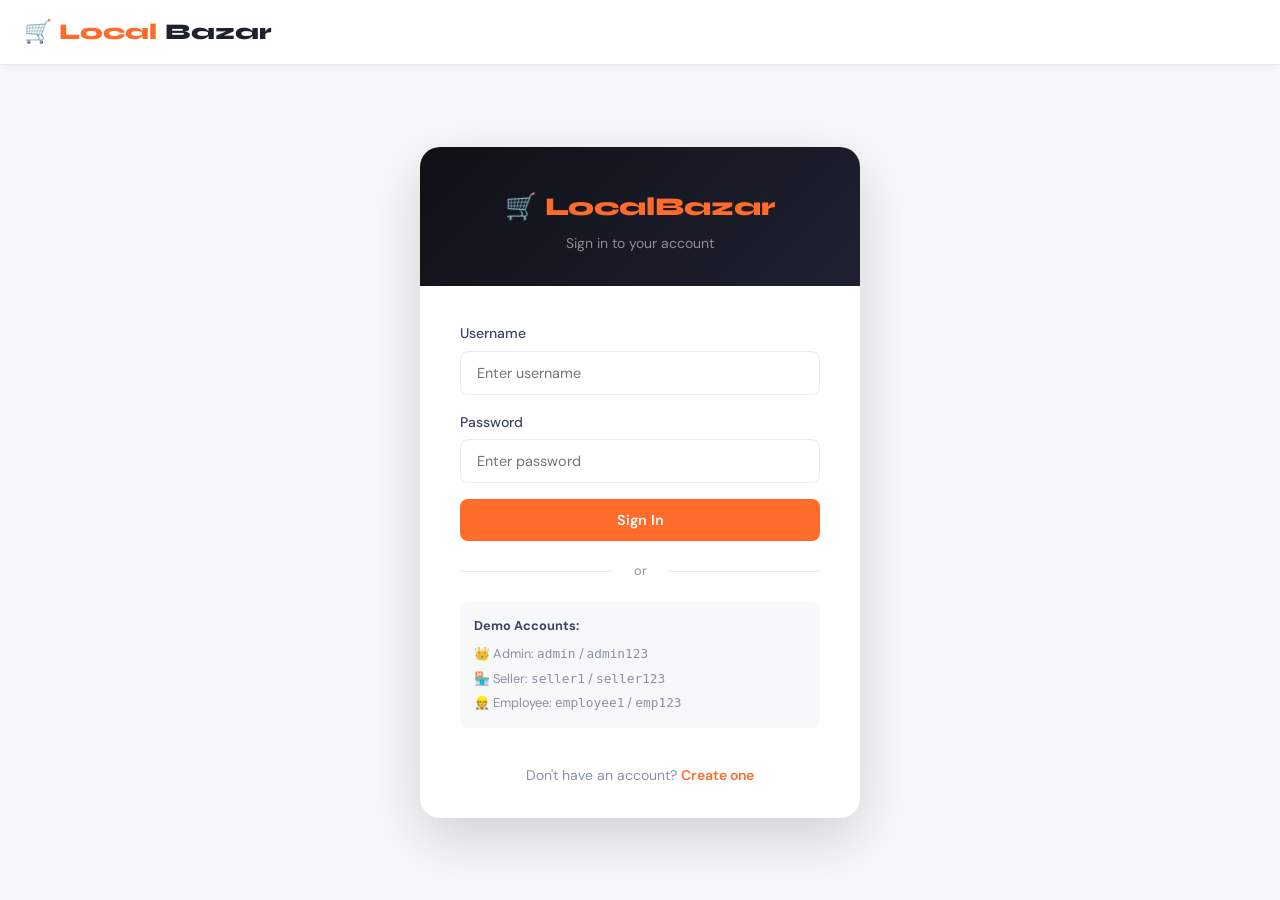
<file: frontend/pages/admin-dashboard.html>
<!DOCTYPE html>
<html lang="en">
<head>
<meta charset="UTF-8"><meta name="viewport" content="width=device-width,initial-scale=1.0">
<title>Admin Dashboard — Local Bazar</title>
<link rel="stylesheet" href="../assets/css/global.css">
<style>
.modal-overlay{position:fixed;inset:0;background:rgba(0,0,0,.5);display:flex;align-items:center;justify-content:center;z-index:500;opacity:0;pointer-events:none;transition:opacity .2s;}
.modal-overlay.open{opacity:1;pointer-events:all;}
.modal{background:#fff;border-radius:20px;width:90%;max-width:560px;max-height:90vh;overflow-y:auto;box-shadow:0 20px 60px rgba(0,0,0,.2);transform:translateY(20px);transition:transform .25s;}
.modal-overlay.open .modal{transform:translateY(0);}
.modal-header{padding:24px 24px 0;display:flex;align-items:center;justify-content:space-between;margin-bottom:20px;}
.modal-body{padding:0 24px 24px;}
.action-btn{padding:5px 12px;border-radius:6px;font-size:.75rem;font-weight:600;cursor:pointer;border:none;transition:all .15s;}
.action-btn-green{background:#D1FAE5;color:#065F46;} .action-btn-green:hover{background:#A7F3D0;}
.action-btn-red{background:#FEE2E2;color:#991B1B;} .action-btn-red:hover{background:#FECACA;}
.action-btn-blue{background:#DBEAFE;color:#1E40AF;} .action-btn-blue:hover{background:#BFDBFE;}
.action-btn-yellow{background:#FEF3C7;color:#92400E;} .action-btn-yellow:hover{background:#FDE68A;}
.role-badge{padding:3px 10px;border-radius:20px;font-size:.72rem;font-weight:700;text-transform:uppercase;}
.role-admin{background:#EDE9FE;color:#5B21B6;} .role-seller{background:#D1FAE5;color:#065F46;}
.role-employee{background:#DBEAFE;color:#1E40AF;} .role-customer{background:var(--surface);color:var(--muted);}
.section-tabs{display:flex;background:var(--surface);border-radius:var(--radius-sm);padding:4px;gap:4px;margin-bottom:24px;}
.section-tab{padding:8px 16px;border-radius:6px;font-size:.82rem;font-weight:600;cursor:pointer;color:var(--muted);transition:var(--trans);}
.section-tab.active{background:var(--white);color:var(--saffron);box-shadow:var(--shadow);}
</style>
</head>
<body>
<div class="dashboard-layout">
  <!-- Sidebar -->
  <aside class="sidebar">
    <div class="sidebar-logo">🛒 LocalBazar<span id="role-label">Admin Panel</span></div>
    <nav class="sidebar-nav">
      <div class="sidebar-section">
        <div class="sidebar-section-title">Dashboard</div>
        <button class="sidebar-link active" onclick="showTab('overview',this)"><span class="icon">📊</span> Overview</button>
      </div>
      <div class="sidebar-section">
        <div class="sidebar-section-title">Management</div>
        <button class="sidebar-link" onclick="showTab('users',this)" id="users-tab-btn"><span class="icon">👥</span> Users</button>
        <button class="sidebar-link" onclick="showTab('shops',this)"><span class="icon">🏪</span> Shops</button>
        <button class="sidebar-link" onclick="showTab('products',this)"><span class="icon">📦</span> Products</button>
        <button class="sidebar-link" onclick="showTab('reviews',this)"><span class="icon">⭐</span> Reviews</button>
      </div>
      <div class="sidebar-section">
        <div class="sidebar-section-title">Navigation</div>
        <a class="sidebar-link" href="../index.html"><span class="icon">🌐</span> View Site</a>
        <a class="sidebar-link" href="seller-dashboard.html"><span class="icon">🏪</span> Seller View</a>
        <button class="sidebar-link" onclick="Auth.logout()"><span class="icon">🚪</span> Logout</button>
      </div>
    </nav>
    <div class="sidebar-footer"><div style="font-size:.75rem;color:rgba(255,255,255,.3);" id="admin-info">Loading…</div></div>
  </aside>

  <!-- Main Content -->
  <main class="main-content">

    <!-- OVERVIEW -->
    <div id="tab-overview">
      <div class="page-header"><div class="page-title">Platform Overview</div><div class="page-subtitle">Real-time stats for Local Bazar</div></div>
      <div class="grid-4" style="margin-bottom:28px;" id="stats-grid">
        <div class="loading-center" style="grid-column:1/-1;"><div class="spinner"></div></div>
      </div>
      <div class="grid-2" style="gap:24px;">
        <div class="card" style="padding:24px;">
          <h3 style="font-family:'Syne',sans-serif;margin-bottom:16px;">📋 Quick Actions</h3>
          <div style="display:flex;flex-direction:column;gap:8px;">
            <button class="btn btn-primary btn-sm" onclick="showTab('shops',null);filterShops('pending')">⏳ Review Pending Shops</button>
            <button class="btn btn-outline btn-sm" onclick="showTab('reviews',null);loadReviews(true)">🚩 View Flagged Reviews</button>
            <button class="btn btn-ghost btn-sm" onclick="showTab('users',null)">👥 Manage Users</button>
          </div>
        </div>
        <div class="card" style="padding:24px;">
          <h3 style="font-family:'Syne',sans-serif;margin-bottom:16px;">🔐 Role Permissions</h3>
          <div style="font-size:.85rem;display:flex;flex-direction:column;gap:8px;">
            <div style="display:flex;justify-content:space-between;"><span><span class="role-badge role-admin">Admin</span></span><span style="color:var(--muted);">Full access</span></div>
            <div style="display:flex;justify-content:space-between;"><span><span class="role-badge role-employee">Employee</span></span><span style="color:var(--muted);">Shops & moderation</span></div>
            <div style="display:flex;justify-content:space-between;"><span><span class="role-badge role-seller">Seller</span></span><span style="color:var(--muted);">Own shops & products</span></div>
            <div style="display:flex;justify-content:space-between;"><span><span class="role-badge role-customer">Customer</span></span><span style="color:var(--muted);">Browse & review</span></div>
          </div>
        </div>
      </div>
    </div>

    <!-- USERS -->
    <div id="tab-users" style="display:none;">
      <div class="page-header flex-between">
        <div><div class="page-title">User Management</div><div class="page-subtitle">All registered users</div></div>
        <div style="display:flex;gap:8px;">
          <input type="text" id="user-search" class="form-control" style="width:200px;" placeholder="Search users…" oninput="searchUsers(this.value)">
          <select class="filter-select" id="role-filter" onchange="loadUsers()">
            <option value="">All Roles</option><option value="customer">Customers</option>
            <option value="seller">Sellers</option><option value="employee">Employees</option><option value="admin">Admins</option>
          </select>
        </div>
      </div>
      <div class="table-wrap">
        <table>
          <thead><tr><th>User</th><th>Email</th><th>Role</th><th>Status</th><th>Joined</th><th>Actions</th></tr></thead>
          <tbody id="users-tbody"><tr><td colspan="6" style="text-align:center;padding:32px;"><div class="spinner" style="margin:auto;"></div></td></tr></tbody>
        </table>
      </div>
    </div>

    <!-- SHOPS -->
    <div id="tab-shops" style="display:none;">
      <div class="page-header flex-between">
        <div><div class="page-title">Shop Management</div><div class="page-subtitle">Verify and manage all shops</div></div>
        <div style="display:flex;gap:8px;">
          <input type="text" id="shop-search" class="form-control" style="width:200px;" placeholder="Search shops…" oninput="searchShops(this.value)">
          <select class="filter-select" id="shop-status-filter" onchange="loadShops()">
            <option value="">All</option><option value="verified">Verified</option><option value="pending">Pending</option><option value="inactive">Inactive</option>
          </select>
        </div>
      </div>
      <div class="table-wrap">
        <table>
          <thead><tr><th>Shop</th><th>Owner</th><th>City</th><th>Products</th><th>Rating</th><th>Status</th><th>Actions</th></tr></thead>
          <tbody id="shops-tbody"><tr><td colspan="7" style="text-align:center;padding:32px;"><div class="spinner" style="margin:auto;"></div></td></tr></tbody>
        </table>
      </div>
    </div>

    <!-- PRODUCTS -->
    <div id="tab-products" style="display:none;">
      <div class="page-header"><div class="page-title">All Products</div><div class="page-subtitle">Monitor all product listings</div></div>
      <div class="table-wrap">
        <table>
          <thead><tr><th>Product</th><th>Shop</th><th>Price</th><th>Category</th><th>Stock</th><th>Actions</th></tr></thead>
          <tbody id="admin-products-tbody"><tr><td colspan="6" style="text-align:center;padding:32px;"><div class="spinner" style="margin:auto;"></div></td></tr></tbody>
        </table>
      </div>
    </div>

    <!-- REVIEWS -->
    <div id="tab-reviews" style="display:none;">
      <div class="page-header flex-between">
        <div><div class="page-title">Review Moderation</div><div class="page-subtitle">Manage customer reviews</div></div>
        <div style="display:flex;gap:8px;">
          <button class="btn btn-outline btn-sm" onclick="loadReviews(false)">All Reviews</button>
          <button class="btn btn-danger btn-sm" onclick="loadReviews(true)">🚩 Flagged Only</button>
        </div>
      </div>
      <div id="reviews-container"><div class="loading-center"><div class="spinner"></div></div></div>
    </div>

  </main>
</div>

<!-- Assign Employee Modal -->
<div class="modal-overlay" id="assign-modal">
  <div class="modal">
    <div class="modal-header"><div class="modal-title">Assign Employee to Shop</div><button class="modal-close" onclick="closeModal('assign-modal')">✕</button></div>
    <div class="modal-body">
      <input type="hidden" id="assign-shop-id">
      <div class="form-group">
        <label class="form-label">Select Employee</label>
        <select id="assign-user-id" class="form-control form-select"></select>
      </div>
      <button class="btn btn-primary" style="width:100%;justify-content:center;" onclick="assignEmployee()">Assign Employee</button>
    </div>
  </div>
</div>

<!-- Change Role Modal -->
<div class="modal-overlay" id="role-modal">
  <div class="modal">
    <div class="modal-header"><div class="modal-title">Change User Role</div><button class="modal-close" onclick="closeModal('role-modal')">✕</button></div>
    <div class="modal-body">
      <input type="hidden" id="role-user-id">
      <div class="form-group">
        <label class="form-label">New Role</label>
        <select id="new-role" class="form-control form-select">
          <option value="customer">Customer</option><option value="seller">Seller</option>
          <option value="employee">Employee</option><option value="admin">Admin</option>
        </select>
      </div>
      <button class="btn btn-primary" style="width:100%;justify-content:center;" onclick="changeRole()">Update Role</button>
    </div>
  </div>
</div>

<script src="../assets/js/config.js"></script>
<script>
const user=Auth.getUser();
if(!user||!['admin','employee'].includes(user.role)){window.location.href='login.html';}
document.getElementById('admin-info').textContent=user.username+' · '+user.role;
document.getElementById('role-label').textContent=user.role==='admin'?'Admin Panel':'Employee Panel';
// Hide user management for employees
if(user.role==='employee') document.getElementById('users-tab-btn').style.display='none';

let allUsers=[], allShops=[];

function showTab(name,btn){
  ['overview','users','shops','products','reviews'].forEach(t=>{const el=document.getElementById('tab-'+t);if(el)el.style.display='none';});
  document.getElementById('tab-'+name).style.display='block';
  document.querySelectorAll('.sidebar-link').forEach(b=>b.classList.remove('active'));
  if(btn) btn.classList.add('active');
  if(name==='overview') loadStats();
  if(name==='users') loadUsers();
  if(name==='shops') loadShops();
  if(name==='products') loadAdminProducts();
  if(name==='reviews') loadReviews(false);
}

async function loadStats(){
  const r=await apiCall('/admin/stats/');
  if(!r||!r.ok) return;
  const s=r.data;
  document.getElementById('stats-grid').innerHTML=`
    <div class="stat-card"><div class="stat-icon" style="background:#FFF0E8">👥</div><div><div class="stat-value">${s.total_users}</div><div class="stat-label">Total Users</div></div></div>
    <div class="stat-card"><div class="stat-icon" style="background:#E8F5F0">🏪</div><div><div class="stat-value">${s.total_shops}</div><div class="stat-label">Shops <span style="color:var(--warning);font-size:.7rem;">(${s.pending_shops} pending)</span></div></div></div>
    <div class="stat-card"><div class="stat-icon" style="background:#DBEAFE">📦</div><div><div class="stat-value">${s.total_products}</div><div class="stat-label">Products</div></div></div>
    <div class="stat-card"><div class="stat-icon" style="background:#FEF3C7">⭐</div><div><div class="stat-value">${s.total_reviews}</div><div class="stat-label">Reviews <span style="color:var(--danger);font-size:.7rem;">(${s.flagged_reviews} flagged)</span></div></div></div>
    <div class="stat-card"><div class="stat-icon" style="background:#EDE9FE">🏪</div><div><div class="stat-value">${s.total_sellers}</div><div class="stat-label">Sellers</div></div></div>
    <div class="stat-card"><div class="stat-icon" style="background:#D1FAE5">👷</div><div><div class="stat-value">${s.total_employees}</div><div class="stat-label">Employees</div></div></div>
    <div class="stat-card"><div class="stat-icon" style="background:#FEF3C7">✅</div><div><div class="stat-value">${s.verified_shops}</div><div class="stat-label">Verified Shops</div></div></div>
    <div class="stat-card"><div class="stat-icon" style="background:#FEE2E2">🆕</div><div><div class="stat-value">${s.new_users_30d}</div><div class="stat-label">New Users (30d)</div></div></div>
  `;
}

async function loadUsers(){
  const role=document.getElementById('role-filter')?.value||'';
  let url='/admin/users/?';
  if(role) url+=`role=${role}&`;
  const r=await apiCall(url);
  if(!r||!r.ok) return;
  allUsers=r.data.results||r.data;
  renderUsersTable(allUsers);
}

function searchUsers(q){
  if(!q) renderUsersTable(allUsers);
  else renderUsersTable(allUsers.filter(u=>u.username.toLowerCase().includes(q.toLowerCase())||u.email.toLowerCase().includes(q.toLowerCase())));
}

function renderUsersTable(users){
  if(!users.length){ document.getElementById('users-tbody').innerHTML='<tr><td colspan="6" style="text-align:center;padding:24px;color:var(--muted)">No users found</td></tr>'; return; }
  document.getElementById('users-tbody').innerHTML=users.map(u=>`
    <tr>
      <td><div style="font-weight:600;">${u.username}</div><div style="font-size:.75rem;color:var(--muted);">#${u.id}</div></td>
      <td style="font-size:.85rem;">${u.email}</td>
      <td><span class="role-badge role-${u.role}">${u.role}</span></td>
      <td><span class="badge ${u.is_active?'badge-green':'badge-red'}">${u.is_active?'Active':'Inactive'}</span></td>
      <td style="font-size:.8rem;color:var(--muted);">${new Date(u.created_at).toLocaleDateString()}</td>
      <td>
        <div style="display:flex;gap:4px;flex-wrap:wrap;">
          ${u.is_active?`<button class="action-btn action-btn-red" onclick="userAction(${u.id},'deactivate')">Deactivate</button>`:`<button class="action-btn action-btn-green" onclick="userAction(${u.id},'activate')">Activate</button>`}
          ${!u.is_verified?`<button class="action-btn action-btn-green" onclick="userAction(${u.id},'verify')">Verify</button>`:''}
          <button class="action-btn action-btn-blue" onclick="openRoleModal(${u.id})">Role</button>
        </div>
      </td>
    </tr>`).join('');
}

async function userAction(id,action){
  const r=await apiCall(`/admin/users/${id}/action/`,'PATCH',{action});
  if(!r||!r.ok){showToast('Action failed','error');return;}
  showToast('User updated!'); loadUsers();
}

function openRoleModal(id){ document.getElementById('role-user-id').value=id; document.getElementById('role-modal').classList.add('open'); }
async function changeRole(){
  const id=document.getElementById('role-user-id').value;
  const role=document.getElementById('new-role').value;
  const r=await apiCall(`/admin/users/${id}/action/`,'PATCH',{action:'change_role',role});
  if(!r||!r.ok){showToast('Failed','error');return;}
  showToast('Role updated!'); closeModal('role-modal'); loadUsers();
}

async function loadShops(){
  const status=document.getElementById('shop-status-filter')?.value||'';
  let url='/admin/shops/?';
  if(status) url+=`status=${status}&`;
  const r=await apiCall(url);
  if(!r||!r.ok) return;
  allShops=r.data.results||r.data;
  renderShopsTable(allShops);
}

function filterShops(status){ document.getElementById('shop-status-filter').value=status; loadShops(); showTab('shops',null); }

function searchShops(q){
  if(!q) renderShopsTable(allShops);
  else renderShopsTable(allShops.filter(s=>s.name.toLowerCase().includes(q.toLowerCase())));
}

function renderShopsTable(shops){
  if(!shops.length){ document.getElementById('shops-tbody').innerHTML='<tr><td colspan="7" style="text-align:center;padding:24px;color:var(--muted)">No shops found</td></tr>'; return; }
  document.getElementById('shops-tbody').innerHTML=shops.map(s=>`
    <tr>
      <td><div style="font-weight:600;">${s.name}</div><div style="font-size:.75rem;color:var(--muted);">📍 ${s.city}</div></td>
      <td style="font-size:.85rem;">${s.owner_name}</td>
      <td style="font-size:.85rem;">${s.city}</td>
      <td style="text-align:center;">${s.product_count||0}</td>
      <td>${'★'.repeat(Math.round(s.avg_rating||0))} ${s.avg_rating||0}</td>
      <td>
        <span class="badge ${s.is_active?(s.is_verified?'badge-green':'badge-yellow'):'badge-red'}">
          ${s.is_active?(s.is_verified?'Verified':'Pending'):'Inactive'}
        </span>
      </td>
      <td>
        <div style="display:flex;gap:4px;flex-wrap:wrap;">
          ${!s.is_verified?`<button class="action-btn action-btn-green" onclick="shopAction(${s.id},'verify')">✓ Verify</button>`:`<button class="action-btn action-btn-yellow" onclick="shopAction(${s.id},'unverify')">Unverify</button>`}
          ${s.is_active?`<button class="action-btn action-btn-red" onclick="shopAction(${s.id},'deactivate')">Deactivate</button>`:`<button class="action-btn action-btn-green" onclick="shopAction(${s.id},'activate')">Activate</button>`}
          <button class="action-btn action-btn-blue" onclick="openAssignModal(${s.id})">Employee</button>
          <a href="shop.html?id=${s.id}" class="action-btn action-btn-blue">View</a>
        </div>
      </td>
    </tr>`).join('');
}

async function shopAction(id,action){
  const r=await apiCall(`/admin/shops/${id}/action/`,'PATCH',{action});
  if(!r||!r.ok){showToast('Action failed','error');return;}
  showToast('Shop updated!'); loadShops();
}

async function openAssignModal(shopId){
  document.getElementById('assign-shop-id').value=shopId;
  const r=await apiCall('/admin/users/?role=employee');
  if(r&&r.ok){
    const emps=r.data.results||r.data;
    document.getElementById('assign-user-id').innerHTML=emps.length?
      emps.map(e=>`<option value="${e.id}">${e.username} (${e.email})</option>`).join(''):
      '<option>No employees found</option>';
  }
  // Also show all users as possible employees
  const allR=await apiCall('/admin/users/');
  if(allR&&allR.ok){
    const all=allR.data.results||allR.data;
    document.getElementById('assign-user-id').innerHTML=all.map(u=>`<option value="${u.id}">${u.username} — ${u.role}</option>`).join('');
  }
  document.getElementById('assign-modal').classList.add('open');
}

async function assignEmployee(){
  const shopId=document.getElementById('assign-shop-id').value;
  const userId=document.getElementById('assign-user-id').value;
  const r=await apiCall(`/admin/shops/${shopId}/assign-employee/`,'POST',{user_id:userId});
  if(!r||!r.ok){showToast('Failed','error');return;}
  showToast('Employee assigned! 👷'); closeModal('assign-modal');
}

async function loadAdminProducts(){
  const r=await apiCall('/seller/products/');
  if(!r||!r.ok) return;
  const products=r.data.results||r.data;
  document.getElementById('admin-products-tbody').innerHTML=products.length?products.map(p=>`
    <tr>
      <td><div style="font-weight:600;">${p.name}</div></td>
      <td>${p.shop_name||'—'}</td>
      <td style="font-weight:600;color:var(--saffron);">${formatPrice(p.price)}</td>
      <td><span class="badge badge-gray">${p.category_name||'—'}</span></td>
      <td><span class="badge-stock ${p.in_stock?'in':'out'}">${p.in_stock?'In Stock':'Out'}</span></td>
      <td><button class="action-btn action-btn-red" onclick="deleteProduct(${p.id})">Delete</button></td>
    </tr>`).join(''):
    '<tr><td colspan="6" style="text-align:center;padding:24px;color:var(--muted)">No products</td></tr>';
}

async function deleteProduct(id){
  if(!confirm('Delete this product?')) return;
  await apiCall(`/seller/products/${id}/`,'DELETE');
  showToast('Deleted'); loadAdminProducts();
}

async function loadReviews(flaggedOnly=false){
  const url='/admin/reviews/?'+(flaggedOnly?'flagged=true':'');
  const r=await apiCall(url);
  if(!r||!r.ok) return;
  const reviews=r.data.results||r.data;
  document.getElementById('reviews-container').innerHTML=reviews.length?
    `<div style="display:flex;flex-direction:column;gap:12px;">${reviews.map(rv=>`
      <div style="background:#fff;border:1px solid ${rv.is_flagged?'#FCA5A5':'var(--border)'};border-radius:var(--radius);padding:16px;">
        <div style="display:flex;justify-content:space-between;align-items:start;margin-bottom:8px;">
          <div>
            <strong>${rv.username}</strong> <span style="color:var(--muted);font-size:.8rem;">on shop #${rv.shop}</span>
            ${rv.is_flagged?'<span class="badge badge-red" style="margin-left:8px;">🚩 Flagged</span>':''}
          </div>
          <div>${'★'.repeat(rv.rating)}</div>
        </div>
        <p style="font-size:.875rem;color:var(--slate);margin-bottom:10px;">${rv.comment}</p>
        <div style="display:flex;gap:8px;">
          <button class="action-btn action-btn-red" onclick="deleteReview(${rv.id})">🗑 Delete</button>
          <button class="action-btn ${rv.is_flagged?'action-btn-green':'action-btn-yellow'}" onclick="toggleFlag(${rv.id})">${rv.is_flagged?'✓ Unflag':'🚩 Flag'}</button>
        </div>
      </div>`).join('')}</div>`:
    '<div class="empty-state"><div class="icon">⭐</div><h3>No reviews</h3></div>';
}

async function deleteReview(id){
  if(!confirm('Delete this review?')) return;
  await apiCall(`/admin/reviews/${id}/`,'DELETE');
  showToast('Review deleted'); loadReviews();
}

async function toggleFlag(id){
  await apiCall(`/admin/reviews/${id}/`,'PATCH');
  showToast('Updated'); loadReviews();
}

function closeModal(id){ document.getElementById(id).classList.remove('open'); }
document.querySelectorAll('.modal-overlay').forEach(m=>m.addEventListener('click',e=>{if(e.target===m)m.classList.remove('open');}));

loadStats();
</script>
</body>
</html>
</file>
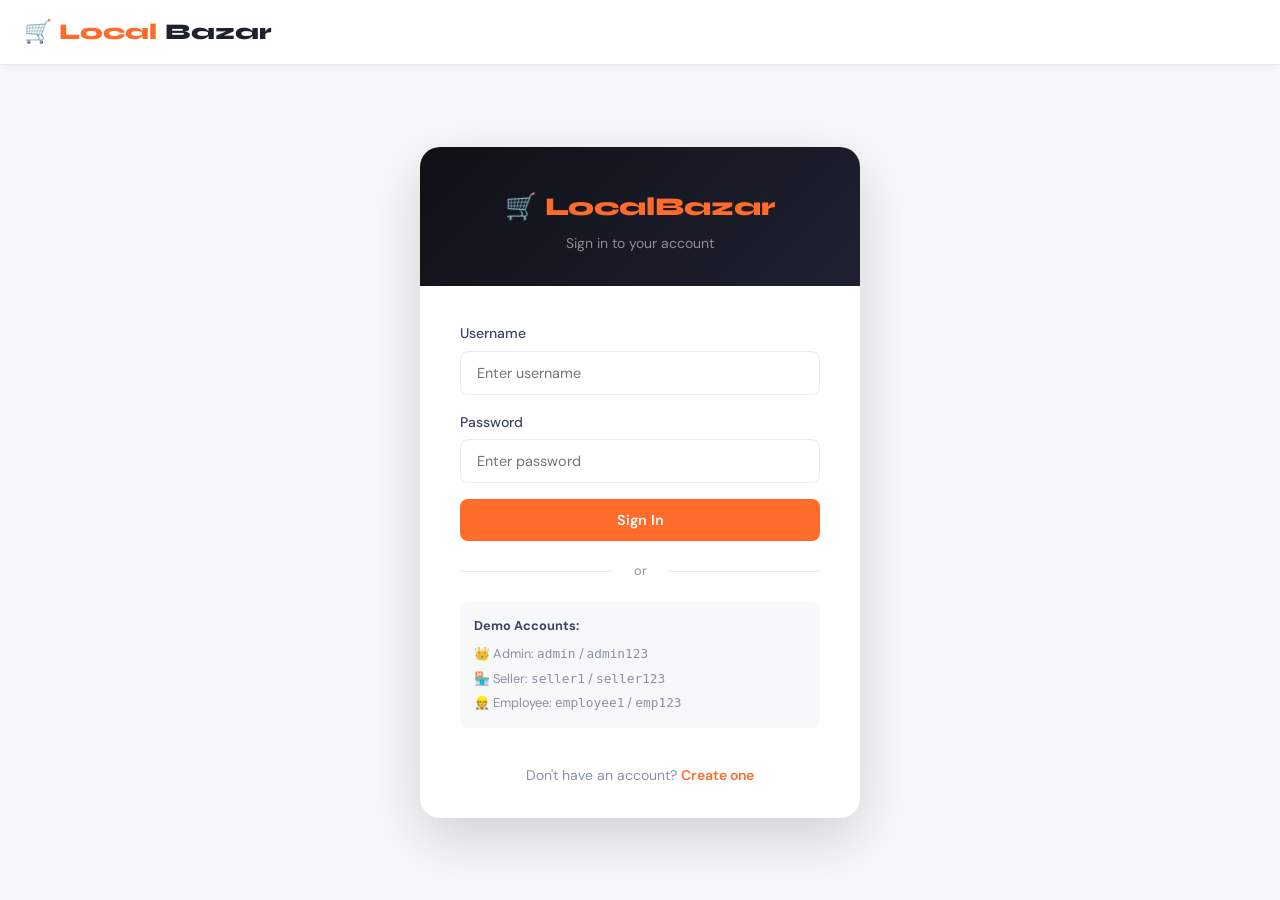
<file: frontend/pages/login.html>
<!DOCTYPE html>
<html lang="en">
<head>
<meta charset="UTF-8"><meta name="viewport" content="width=device-width,initial-scale=1.0">
<title>Sign In — Local Bazar</title>
<link rel="stylesheet" href="../assets/css/global.css">
<style>
body{background:var(--surface);display:flex;flex-direction:column;min-height:100vh;}
.auth-wrap{flex:1;display:flex;align-items:center;justify-content:center;padding:40px 16px;}
.auth-card{background:var(--white);border-radius:var(--radius-lg);box-shadow:var(--shadow-lg);width:100%;max-width:440px;overflow:hidden;}
.auth-header{background:linear-gradient(135deg,#0F1117,#1E2230);padding:40px 40px 32px;text-align:center;}
.auth-logo{font-family:'Syne',sans-serif;font-size:1.6rem;font-weight:800;color:var(--saffron);margin-bottom:4px;}
.auth-header p{color:rgba(255,255,255,.5);font-size:.875rem;}
.auth-body{padding:36px 40px;}
.auth-footer{text-align:center;padding:0 40px 32px;font-size:.875rem;color:var(--muted);}
.auth-footer a{color:var(--saffron);font-weight:600;}
.divider{text-align:center;color:var(--muted);font-size:.8rem;margin:20px 0;position:relative;}
.divider::before,.divider::after{content:'';position:absolute;top:50%;width:42%;height:1px;background:var(--border);}
.divider::before{left:0;} .divider::after{right:0;}
.role-tabs{display:flex;background:var(--surface);border-radius:var(--radius-sm);padding:4px;margin-bottom:24px;gap:4px;}
.role-tab{flex:1;padding:8px;border-radius:6px;font-size:.8rem;font-weight:600;text-align:center;cursor:pointer;color:var(--muted);transition:var(--trans);}
.role-tab.active{background:var(--white);color:var(--saffron);box-shadow:var(--shadow);}
</style>
</head>
<body>
<nav class="navbar"><div class="navbar-inner"><a href="../index.html" class="navbar-logo">🛒 Local<span>Bazar</span></a></div></nav>

<div class="auth-wrap">
  <div class="auth-card">
    <div class="auth-header">
      <div class="auth-logo">🛒 LocalBazar</div>
      <p>Sign in to your account</p>
    </div>
    <div class="auth-body">
      <div id="error-msg" style="display:none;background:#FEE2E2;color:#991B1B;padding:12px 16px;border-radius:var(--radius-sm);margin-bottom:16px;font-size:.875rem;"></div>
      <div class="form-group">
        <label class="form-label">Username</label>
        <input type="text" id="username" class="form-control" placeholder="Enter username" autocomplete="username">
      </div>
      <div class="form-group">
        <label class="form-label">Password</label>
        <input type="password" id="password" class="form-control" placeholder="Enter password" autocomplete="current-password" onkeydown="if(event.key==='Enter')login()">
      </div>
      <button class="btn btn-primary" style="width:100%;justify-content:center;border-radius:var(--radius-sm);" id="login-btn" onclick="login()">Sign In</button>
      <div class="divider">or</div>
      <div style="background:var(--surface);border-radius:var(--radius-sm);padding:14px;font-size:.8rem;color:var(--muted);">
        <strong style="color:var(--slate);display:block;margin-bottom:8px;">Demo Accounts:</strong>
        <div style="display:grid;gap:4px;">
          <span>👑 Admin: <code>admin</code> / <code>admin123</code></span>
          <span>🏪 Seller: <code>seller1</code> / <code>seller123</code></span>
          <span>👷 Employee: <code>employee1</code> / <code>emp123</code></span>
        </div>
      </div>
    </div>
    <div class="auth-footer">
      Don't have an account? <a href="register.html">Create one</a>
    </div>
  </div>
</div>

<script src="../assets/js/config.js"></script>
<script>
if(Auth.isLoggedIn()){
  const user=Auth.getUser();
  if(['admin','employee'].includes(user.role)) window.location.href='admin-dashboard.html';
  else if(user.role==='seller') window.location.href='seller-dashboard.html';
  else window.location.href='../index.html';
}

async function login(){
  const username=document.getElementById('username').value.trim();
  const password=document.getElementById('password').value;
  if(!username||!password){showErr('Please fill all fields');return;}
  const btn=document.getElementById('login-btn');
  btn.disabled=true; btn.textContent='Signing in…';
  const r=await apiCall('/auth/login/','POST',{username,password});
  btn.disabled=false; btn.textContent='Sign In';
  if(!r||!r.ok){showErr(r?.data?.detail||'Invalid credentials');return;}
  // Fetch profile
  const tmp_token=r.data.access;
  const headers={'Authorization':`Bearer ${tmp_token}`,'Content-Type':'application/json'};
  const prof=await fetch(CONFIG.API_BASE+'/auth/profile/',{headers}).then(x=>x.json()).catch(()=>null);
  Auth.setAuth(r.data.access,r.data.refresh,prof||{username,role:'customer'});
  const user=prof||{role:'customer'};
  if(['admin','employee'].includes(user.role)) window.location.href='admin-dashboard.html';
  else if(user.role==='seller') window.location.href='seller-dashboard.html';
  else window.location.href='../index.html';
}

function showErr(msg){const e=document.getElementById('error-msg');e.textContent=msg;e.style.display='block';}
</script>
</body>
</html>
</file>
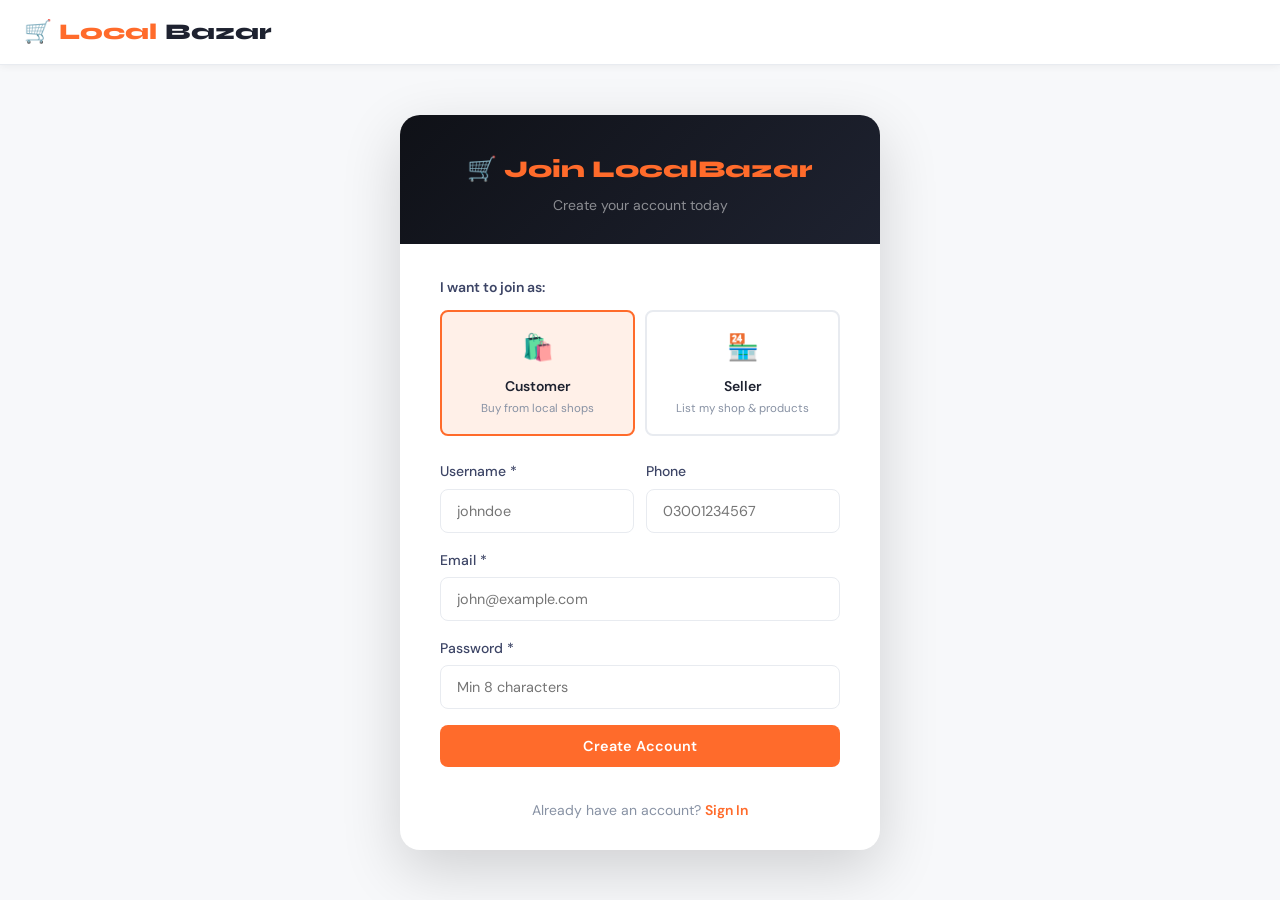
<file: frontend/pages/register.html>
<!DOCTYPE html>
<html lang="en">
<head>
<meta charset="UTF-8"><meta name="viewport" content="width=device-width,initial-scale=1.0">
<title>Register — Local Bazar</title>
<link rel="stylesheet" href="../assets/css/global.css">
<style>
body{background:var(--surface);display:flex;flex-direction:column;min-height:100vh;}
.auth-wrap{flex:1;display:flex;align-items:center;justify-content:center;padding:40px 16px;}
.auth-card{background:var(--white);border-radius:var(--radius-lg);box-shadow:var(--shadow-lg);width:100%;max-width:480px;overflow:hidden;}
.auth-header{background:linear-gradient(135deg,#0F1117,#1E2230);padding:36px 40px 28px;text-align:center;}
.auth-logo{font-family:'Syne',sans-serif;font-size:1.5rem;font-weight:800;color:var(--saffron);margin-bottom:4px;}
.auth-header p{color:rgba(255,255,255,.5);font-size:.875rem;}
.auth-body{padding:32px 40px;}
.auth-footer{text-align:center;padding:0 40px 28px;font-size:.875rem;color:var(--muted);}
.auth-footer a{color:var(--saffron);font-weight:600;}
.role-picker{display:grid;grid-template-columns:1fr 1fr;gap:10px;margin-bottom:24px;}
.role-option{border:2px solid var(--border);border-radius:var(--radius-sm);padding:16px;text-align:center;cursor:pointer;transition:var(--trans);}
.role-option:hover,.role-option.selected{border-color:var(--saffron);background:var(--saffron-pale);}
.role-option .role-ico{font-size:1.6rem;margin-bottom:6px;}
.role-option .role-name{font-weight:600;font-size:.875rem;color:var(--ink);}
.role-option .role-desc{font-size:.72rem;color:var(--muted);margin-top:2px;}
</style>
</head>
<body>
<nav class="navbar"><div class="navbar-inner"><a href="../index.html" class="navbar-logo">🛒 Local<span>Bazar</span></a></div></nav>
<div class="auth-wrap">
  <div class="auth-card">
    <div class="auth-header">
      <div class="auth-logo">🛒 Join LocalBazar</div>
      <p>Create your account today</p>
    </div>
    <div class="auth-body">
      <div id="error-msg" style="display:none;background:#FEE2E2;color:#991B1B;padding:12px 16px;border-radius:var(--radius-sm);margin-bottom:16px;font-size:.875rem;"></div>
      <p style="font-size:.875rem;font-weight:600;color:var(--slate);margin-bottom:12px;">I want to join as:</p>
      <div class="role-picker">
        <div class="role-option selected" data-role="customer" onclick="selectRole(this)">
          <div class="role-ico">🛍️</div><div class="role-name">Customer</div><div class="role-desc">Buy from local shops</div>
        </div>
        <div class="role-option" data-role="seller" onclick="selectRole(this)">
          <div class="role-ico">🏪</div><div class="role-name">Seller</div><div class="role-desc">List my shop & products</div>
        </div>
      </div>
      <div class="grid-2" style="gap:12px;">
        <div class="form-group"><label class="form-label">Username *</label><input type="text" id="username" class="form-control" placeholder="johndoe"></div>
        <div class="form-group"><label class="form-label">Phone</label><input type="tel" id="phone" class="form-control" placeholder="03001234567"></div>
      </div>
      <div class="form-group"><label class="form-label">Email *</label><input type="email" id="email" class="form-control" placeholder="john@example.com"></div>
      <div class="form-group"><label class="form-label">Password *</label><input type="password" id="password" class="form-control" placeholder="Min 8 characters"></div>
      <button class="btn btn-primary" style="width:100%;justify-content:center;border-radius:var(--radius-sm);" id="reg-btn" onclick="register()">Create Account</button>
    </div>
    <div class="auth-footer">Already have an account? <a href="login.html">Sign In</a></div>
  </div>
</div>
<script src="../assets/js/config.js"></script>
<script>
let selectedRole='customer';
function selectRole(el){
  document.querySelectorAll('.role-option').forEach(x=>x.classList.remove('selected'));
  el.classList.add('selected'); selectedRole=el.dataset.role;
}
async function register(){
  const username=document.getElementById('username').value.trim();
  const email=document.getElementById('email').value.trim();
  const password=document.getElementById('password').value;
  const phone=document.getElementById('phone').value.trim();
  if(!username||!email||!password){showErr('Please fill required fields');return;}
  if(password.length<8){showErr('Password must be at least 8 characters');return;}
  const btn=document.getElementById('reg-btn');
  btn.disabled=true; btn.textContent='Creating account…';
  const r=await apiCall('/auth/register/','POST',{username,email,password,role:selectedRole,phone});
  btn.disabled=false; btn.textContent='Create Account';
  if(!r||!r.ok){
    const errs=r?.data;
    const msg=typeof errs==='object'?Object.values(errs).flat().join(' '):errs?.detail||'Registration failed';
    showErr(msg); return;
  }
  Auth.setAuth(r.data.access,r.data.refresh,r.data.user);
  showToast('Account created! Welcome to LocalBazar 🎉');
  setTimeout(()=>{ window.location.href=r.data.user.role==='seller'?'seller-dashboard.html':'../index.html'; },800);
}
function showErr(msg){const e=document.getElementById('error-msg');e.textContent=msg;e.style.display='block';}
</script>
</body>
</html>
</file>
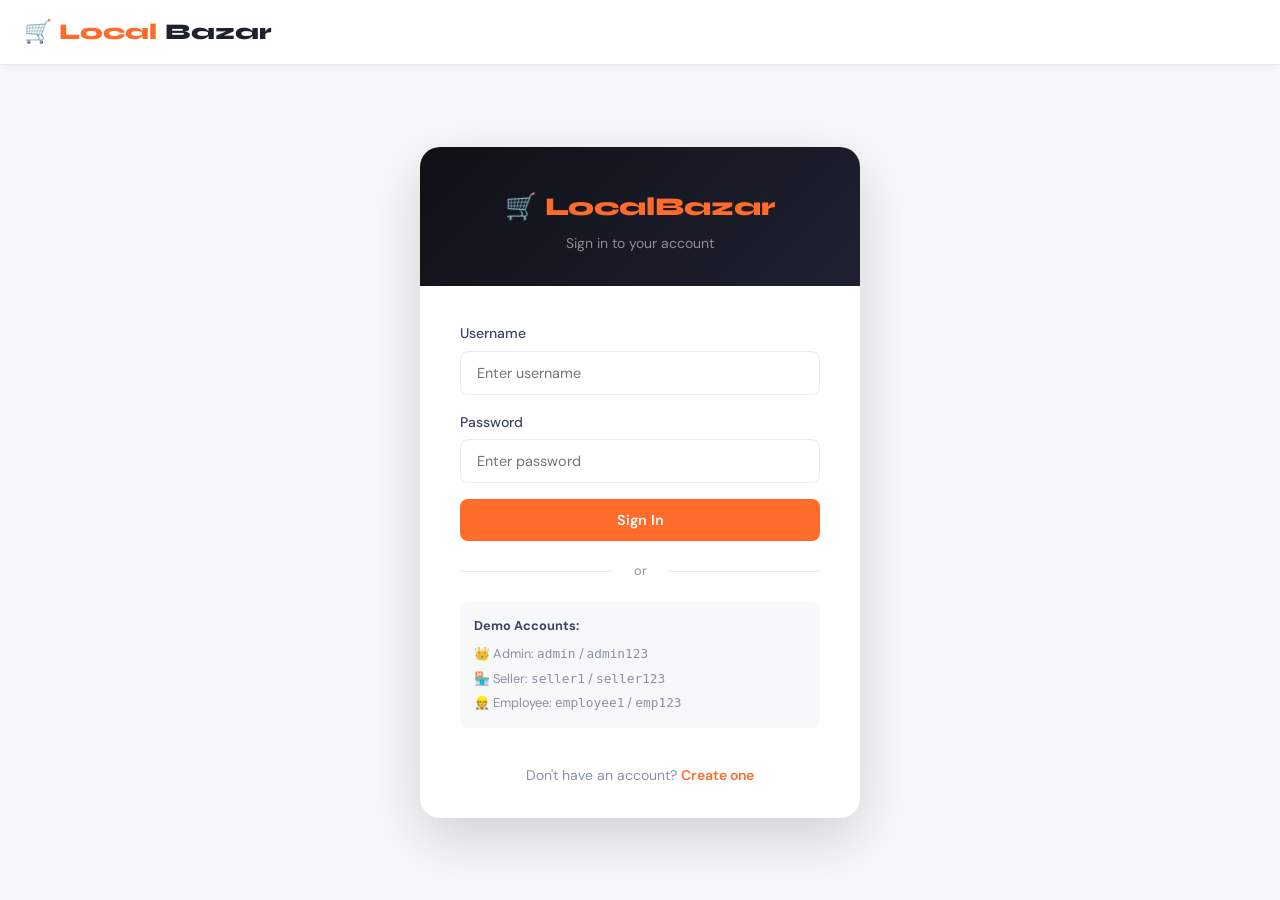
<file: frontend/pages/seller-dashboard.html>
<!DOCTYPE html>
<html lang="en">
<head>
<meta charset="UTF-8"><meta name="viewport" content="width=device-width,initial-scale=1.0">
<title>Seller Dashboard — Local Bazar</title>
<link rel="stylesheet" href="../assets/css/global.css">
<style>
.modal-overlay{position:fixed;inset:0;background:rgba(0,0,0,.5);display:flex;align-items:center;justify-content:center;z-index:500;opacity:0;pointer-events:none;transition:opacity .2s;}
.modal-overlay.open{opacity:1;pointer-events:all;}
.modal{background:#fff;border-radius:20px;width:90%;max-width:540px;max-height:90vh;overflow-y:auto;box-shadow:0 20px 60px rgba(0,0,0,.2);transform:translateY(20px);transition:transform .25s;}
.modal-overlay.open .modal{transform:translateY(0);}
.modal-header{padding:24px 24px 0;display:flex;align-items:center;justify-content:space-between;margin-bottom:20px;}
.modal-body{padding:0 24px 24px;}
</style>
</head>
<body>
<div class="dashboard-layout">
  <!-- Sidebar -->
  <aside class="sidebar">
    <div class="sidebar-logo">🛒 LocalBazar<span>Seller Dashboard</span></div>
    <nav class="sidebar-nav">
      <div class="sidebar-section">
        <div class="sidebar-section-title">Main</div>
        <button class="sidebar-link active" onclick="showTab('overview',this)"><span class="icon">📊</span> Overview</button>
        <button class="sidebar-link" onclick="showTab('shops',this)"><span class="icon">🏪</span> My Shops</button>
        <button class="sidebar-link" onclick="showTab('products',this)"><span class="icon">📦</span> Products</button>
        <button class="sidebar-link" onclick="showTab('reviews',this)"><span class="icon">⭐</span> Reviews</button>
      </div>
      <div class="sidebar-section">
        <div class="sidebar-section-title">Account</div>
        <a class="sidebar-link" href="../index.html"><span class="icon">🏠</span> Back to Site</a>
        <button class="sidebar-link" onclick="Auth.logout()"><span class="icon">🚪</span> Logout</button>
      </div>
    </nav>
    <div class="sidebar-footer">
      <div style="font-size:.75rem;color:rgba(255,255,255,.3);" id="seller-info">Loading…</div>
    </div>
  </aside>

  <!-- Main -->
  <main class="main-content">
    <!-- Overview -->
    <div id="tab-overview">
      <div class="page-header"><div class="page-title">Welcome back! 👋</div><div class="page-subtitle" id="seller-name-sub"></div></div>
      <div class="grid-4" style="margin-bottom:28px;" id="overview-stats">
        <div class="stat-card"><div class="stat-icon" style="background:#FFF0E8">🏪</div><div><div class="stat-value" id="st-shops">—</div><div class="stat-label">My Shops</div></div></div>
        <div class="stat-card"><div class="stat-icon" style="background:#E8F5F0">📦</div><div><div class="stat-value" id="st-products">—</div><div class="stat-label">Products</div></div></div>
        <div class="stat-card"><div class="stat-icon" style="background:#FEF3C7">⭐</div><div><div class="stat-value" id="st-rating">—</div><div class="stat-label">Avg Rating</div></div></div>
        <div class="stat-card"><div class="stat-icon" style="background:#DBEAFE">💬</div><div><div class="stat-value" id="st-reviews">—</div><div class="stat-label">Reviews</div></div></div>
      </div>
      <div class="card" style="padding:24px;">
        <h3 style="font-family:'Syne',sans-serif;margin-bottom:16px;">Quick Actions</h3>
        <div style="display:flex;gap:12px;flex-wrap:wrap;">
          <button class="btn btn-primary" onclick="openShopModal()">+ Add New Shop</button>
          <button class="btn btn-outline" onclick="showTab('products',null);openProductModal()">+ Add Product</button>
          <a href="search.html" class="btn btn-ghost">🔍 Browse Platform</a>
        </div>
      </div>
    </div>

    <!-- Shops -->
    <div id="tab-shops" style="display:none;">
      <div class="page-header flex-between">
        <div><div class="page-title">My Shops</div><div class="page-subtitle">Manage your shop listings</div></div>
        <button class="btn btn-primary" onclick="openShopModal()">+ Add Shop</button>
      </div>
      <div id="shops-list"><div class="loading-center"><div class="spinner"></div></div></div>
    </div>

    <!-- Products -->
    <div id="tab-products" style="display:none;">
      <div class="page-header flex-between">
        <div><div class="page-title">Products</div><div class="page-subtitle">Manage your product listings</div></div>
        <button class="btn btn-primary" onclick="openProductModal()">+ Add Product</button>
      </div>
      <div class="filters-row" style="margin-bottom:20px;">
        <select class="filter-select" id="shop-filter" onchange="loadProducts()"><option value="">All Shops</option></select>
        <select class="filter-select" onchange="filterProductStock(this.value)"><option value="">All</option><option value="true">In Stock</option><option value="false">Out of Stock</option></select>
      </div>
      <div class="table-wrap">
        <table id="products-table">
          <thead><tr><th>Product</th><th>Shop</th><th>Price</th><th>Stock</th><th>Actions</th></tr></thead>
          <tbody id="products-tbody"><tr><td colspan="5" style="text-align:center;padding:32px;"><div class="spinner" style="margin:auto;"></div></td></tr></tbody>
        </table>
      </div>
    </div>

    <!-- Reviews -->
    <div id="tab-reviews" style="display:none;">
      <div class="page-header"><div class="page-title">Customer Reviews</div></div>
      <div id="reviews-list"><div class="loading-center"><div class="spinner"></div></div></div>
    </div>
  </main>
</div>

<!-- Shop Modal -->
<div class="modal-overlay" id="shop-modal">
  <div class="modal">
    <div class="modal-header"><div class="modal-title" id="shop-modal-title">Add New Shop</div><button class="modal-close" onclick="closeModal('shop-modal')">✕</button></div>
    <div class="modal-body">
      <input type="hidden" id="edit-shop-id">
      <div class="grid-2" style="gap:12px;">
        <div class="form-group"><label class="form-label">Shop Name *</label><input type="text" id="shop-name" class="form-control" placeholder="My Shop"></div>
        <div class="form-group"><label class="form-label">City *</label><input type="text" id="shop-city" class="form-control" placeholder="Islamabad"></div>
      </div>
      <div class="form-group"><label class="form-label">Address *</label><input type="text" id="shop-address" class="form-control" placeholder="Full address"></div>
      <div class="grid-2" style="gap:12px;">
        <div class="form-group"><label class="form-label">Latitude *</label><input type="number" id="shop-lat" class="form-control" placeholder="33.7294" step="any"></div>
        <div class="form-group"><label class="form-label">Longitude *</label><input type="number" id="shop-lng" class="form-control" placeholder="73.0931" step="any"></div>
      </div>
      <button class="btn btn-ghost btn-sm" style="margin-bottom:12px;" onclick="detectLocation()">📡 Auto-detect my location</button>
      <div class="grid-2" style="gap:12px;">
        <div class="form-group"><label class="form-label">Phone *</label><input type="text" id="shop-phone" class="form-control" placeholder="03001234567"></div>
        <div class="form-group"><label class="form-label">WhatsApp</label><input type="text" id="shop-whatsapp" class="form-control" placeholder="92300..."></div>
      </div>
      <div class="form-group"><label class="form-label">Description</label><textarea id="shop-desc" class="form-control" rows="2" placeholder="What do you sell?"></textarea></div>
      <div class="grid-2" style="gap:12px;">
        <div class="form-group"><label class="form-label">Opening Time</label><input type="time" id="shop-open" class="form-control"></div>
        <div class="form-group"><label class="form-label">Closing Time</label><input type="time" id="shop-close" class="form-control"></div>
      </div>
      <button class="btn btn-primary" style="width:100%;justify-content:center;" id="shop-submit-btn" onclick="saveShop()">Save Shop</button>
    </div>
  </div>
</div>

<!-- Product Modal -->
<div class="modal-overlay" id="product-modal">
  <div class="modal">
    <div class="modal-header"><div class="modal-title" id="product-modal-title">Add Product</div><button class="modal-close" onclick="closeModal('product-modal')">✕</button></div>
    <div class="modal-body">
      <input type="hidden" id="edit-product-id">
      <div class="form-group"><label class="form-label">Shop *</label>
        <select id="product-shop" class="form-control form-select"><option value="">Select shop…</option></select>
      </div>
      <div class="form-group"><label class="form-label">Product Name *</label><input type="text" id="product-name" class="form-control" placeholder="Product name"></div>
      <div class="grid-2" style="gap:12px;">
        <div class="form-group"><label class="form-label">Price (₨) *</label><input type="number" id="product-price" class="form-control" placeholder="0"></div>
        <div class="form-group"><label class="form-label">Quantity</label><input type="number" id="product-qty" class="form-control" placeholder="0"></div>
      </div>
      <div class="form-group"><label class="form-label">Description</label><textarea id="product-desc" class="form-control" rows="2"></textarea></div>
      <div class="form-group" style="display:flex;align-items:center;gap:12px;">
        <input type="checkbox" id="product-instock" checked>
        <label style="cursor:pointer;font-weight:500;">In Stock</label>
      </div>
      <button class="btn btn-primary" style="width:100%;justify-content:center;" onclick="saveProduct()">Save Product</button>
    </div>
  </div>
</div>

<script src="../assets/js/config.js"></script>
<script>
// Auth guard
const user=Auth.getUser();
if(!user||!['seller','admin','employee'].includes(user.role)){window.location.href='login.html';}
document.getElementById('seller-info').textContent=user.username+' · '+user.role;
document.getElementById('seller-name-sub').textContent=`Logged in as ${user.username} (${user.role})`;

let myShops=[], allMyProducts=[];

function showTab(name,btn){
  ['overview','shops','products','reviews'].forEach(t=>document.getElementById('tab-'+t).style.display='none');
  document.getElementById('tab-'+name).style.display='block';
  document.querySelectorAll('.sidebar-link').forEach(b=>b.classList.remove('active'));
  if(btn) btn.classList.add('active');
  if(name==='shops') loadShops();
  if(name==='products') {loadShops();loadProducts();}
  if(name==='reviews') loadReviews();
}

async function loadOverview(){
  const r=await apiCall('/seller/shops/');
  if(!r||!r.ok) return;
  myShops=r.data.results||r.data;
  document.getElementById('st-shops').textContent=myShops.length;
  let totalP=0,totalRev=0,totalRating=0;
  myShops.forEach(s=>{totalP+=(s.product_count||0);totalRev+=(s.review_count||0);totalRating+=(s.avg_rating||0);});
  document.getElementById('st-products').textContent=totalP;
  document.getElementById('st-reviews').textContent=totalRev;
  document.getElementById('st-rating').textContent=myShops.length?(totalRating/myShops.length).toFixed(1):'—';
}

async function loadShops(){
  const r=await apiCall('/seller/shops/');
  if(!r||!r.ok) return;
  myShops=r.data.results||r.data;
  // Populate shop filter dropdown
  const sel=document.getElementById('shop-filter');
  if(sel){ sel.innerHTML='<option value="">All Shops</option>'+myShops.map(s=>`<option value="${s.id}">${s.name}</option>`).join(''); }
  const pSel=document.getElementById('product-shop');
  if(pSel){ pSel.innerHTML='<option value="">Select shop…</option>'+myShops.map(s=>`<option value="${s.id}">${s.name}</option>`).join(''); }
  if(!document.getElementById('tab-shops').style.display||document.getElementById('tab-shops').style.display==='none') return;
  if(!myShops.length){ document.getElementById('shops-list').innerHTML='<div class="empty-state"><div class="icon">🏪</div><h3>No shops yet</h3><p>Add your first shop to get started</p><button class="btn btn-primary" style="margin-top:16px" onclick="openShopModal()">+ Add Shop</button></div>'; return; }
  document.getElementById('shops-list').innerHTML=`<div class="grid-2">${myShops.map(s=>`
    <div class="card" style="padding:0;">
      <div style="padding:20px;">
        <div style="display:flex;justify-content:space-between;align-items:start;">
          <div>
            <div style="font-family:'Syne',sans-serif;font-weight:700;font-size:1.1rem;">${s.name}</div>
            <div style="font-size:.8rem;color:var(--muted);margin-top:4px;">📍 ${s.address}</div>
          </div>
          <span class="badge ${s.is_verified?'badge-green':'badge-yellow'}">${s.is_verified?'Verified':'Pending'}</span>
        </div>
        <div style="display:flex;gap:16px;margin-top:16px;font-size:.85rem;">
          <span>📦 ${s.product_count||0} products</span>
          <span>⭐ ${s.avg_rating}</span>
          <span>💬 ${s.review_count} reviews</span>
        </div>
      </div>
      <div style="padding:12px 20px;border-top:1px solid var(--border);display:flex;gap:8px;">
        <a href="shop.html?id=${s.id}" class="btn btn-ghost btn-sm">👁 View</a>
        <button class="btn btn-outline btn-sm" onclick="editShop(${JSON.stringify(s).replace(/"/g,'&quot;')})">✏️ Edit</button>
      </div>
    </div>`).join('')}</div>`;
}

async function loadProducts(){
  const shopId=document.getElementById('shop-filter')?.value||'';
  let url=shopId?`/seller/shops/${shopId}/products/`:'/seller/products/';
  const r=await apiCall(url);
  if(!r||!r.ok) return;
  allMyProducts=r.data.results||r.data;
  renderProductsTable(allMyProducts);
}

function filterProductStock(val){
  if(!val) renderProductsTable(allMyProducts);
  else renderProductsTable(allMyProducts.filter(p=>String(p.in_stock)===val));
}

function renderProductsTable(products){
  if(!products.length){ document.getElementById('products-tbody').innerHTML='<tr><td colspan="5" style="text-align:center;padding:32px;color:var(--muted)">No products found</td></tr>'; return; }
  document.getElementById('products-tbody').innerHTML=products.map(p=>`
    <tr>
      <td><div style="font-weight:600;">${p.name}</div>${p.description?`<div style="font-size:.75rem;color:var(--muted);">${p.description.substring(0,50)}</div>`:''}</td>
      <td style="font-size:.85rem;">${p.shop_name||'—'}</td>
      <td style="font-weight:600;color:var(--saffron);">${formatPrice(p.price)}</td>
      <td><span class="badge-stock ${p.in_stock?'in':'out'}">${p.in_stock?'In Stock':'Out'}</span></td>
      <td>
        <div style="display:flex;gap:6px;">
          <button class="btn btn-outline btn-sm" onclick="editProduct(${JSON.stringify(p).replace(/"/g,'&quot;')})">Edit</button>
          <button class="btn btn-danger btn-sm" onclick="deleteProduct(${p.id})">Del</button>
        </div>
      </td>
    </tr>`).join('');
}

async function loadReviews(){
  const revs=[];
  for(const s of myShops){
    const r=await apiCall(`/shops/${s.id}/reviews/`);
    if(r&&r.ok){ (r.data.results||r.data).forEach(rv=>{rv._shop=s.name;revs.push(rv);}); }
  }
  if(!revs.length){ document.getElementById('reviews-list').innerHTML='<div class="empty-state"><div class="icon">⭐</div><h3>No reviews yet</h3></div>'; return; }
  document.getElementById('reviews-list').innerHTML=`<div style="display:flex;flex-direction:column;gap:12px;">${revs.map(rv=>`
    <div style="background:#fff;border:1px solid var(--border);border-radius:var(--radius);padding:16px;">
      <div style="display:flex;justify-content:space-between;align-items:start;">
        <div><strong>${rv.username}</strong> <span style="color:var(--muted);font-size:.8rem;">on ${rv._shop}</span></div>
        <div>${'★'.repeat(rv.rating)}${'☆'.repeat(5-rv.rating)}</div>
      </div>
      <p style="margin-top:8px;font-size:.875rem;color:var(--slate);">${rv.comment}</p>
    </div>`).join('')}</div>`;
}

function openShopModal(){ document.getElementById('edit-shop-id').value=''; document.getElementById('shop-modal-title').textContent='Add New Shop'; document.getElementById('shop-modal').classList.add('open'); }
function editShop(s){ document.getElementById('edit-shop-id').value=s.id; document.getElementById('shop-modal-title').textContent='Edit Shop'; document.getElementById('shop-name').value=s.name; document.getElementById('shop-city').value=s.city; document.getElementById('shop-address').value=s.address; document.getElementById('shop-lat').value=s.latitude; document.getElementById('shop-lng').value=s.longitude; document.getElementById('shop-phone').value=s.phone; document.getElementById('shop-whatsapp').value=s.whatsapp||''; document.getElementById('shop-desc').value=s.description||''; document.getElementById('shop-modal').classList.add('open'); }
function openProductModal(){ document.getElementById('edit-product-id').value=''; document.getElementById('product-modal-title').textContent='Add Product'; document.getElementById('product-modal').classList.add('open'); }
function editProduct(p){ document.getElementById('edit-product-id').value=p.id; document.getElementById('product-modal-title').textContent='Edit Product'; document.getElementById('product-name').value=p.name; document.getElementById('product-price').value=p.price; document.getElementById('product-qty').value=p.stock_quantity||0; document.getElementById('product-desc').value=p.description||''; document.getElementById('product-instock').checked=p.in_stock; document.getElementById('product-shop').value=p.shop; document.getElementById('product-modal').classList.add('open'); }
function closeModal(id){ document.getElementById(id).classList.remove('open'); }

async function saveShop(){
  const id=document.getElementById('edit-shop-id').value;
  const data={name:document.getElementById('shop-name').value,city:document.getElementById('shop-city').value,address:document.getElementById('shop-address').value,latitude:document.getElementById('shop-lat').value,longitude:document.getElementById('shop-lng').value,phone:document.getElementById('shop-phone').value,whatsapp:document.getElementById('shop-whatsapp').value,description:document.getElementById('shop-desc').value,opening_time:document.getElementById('shop-open').value||null,closing_time:document.getElementById('shop-close').value||null};
  if(!data.name||!data.address||!data.latitude||!data.phone){showToast('Fill required fields','error');return;}
  const url=id?`/seller/shops/${id}/`:'/seller/shops/';
  const method=id?'PUT':'POST';
  const r=await apiCall(url,method,data);
  if(!r||!r.ok){showToast(Object.values(r?.data||{}).flat().join(' ')||'Error','error');return;}
  showToast(id?'Shop updated!':'Shop created! 🏪');
  closeModal('shop-modal'); loadShops(); loadOverview();
}

async function saveProduct(){
  const id=document.getElementById('edit-product-id').value;
  const data={shop:document.getElementById('product-shop').value,name:document.getElementById('product-name').value,price:document.getElementById('product-price').value,stock_quantity:document.getElementById('product-qty').value,description:document.getElementById('product-desc').value,in_stock:document.getElementById('product-instock').checked};
  if(!data.shop||!data.name||!data.price){showToast('Fill required fields','error');return;}
  const url=id?`/seller/products/${id}/`:'/seller/products/';
  const method=id?'PUT':'POST';
  const r=await apiCall(url,method,data);
  if(!r||!r.ok){showToast('Error saving product','error');return;}
  showToast(id?'Product updated!':'Product added! 📦');
  closeModal('product-modal'); loadProducts();
}

async function deleteProduct(id){
  if(!confirm('Delete this product?')) return;
  await apiCall(`/seller/products/${id}/`,'DELETE');
  showToast('Product deleted');
  loadProducts();
}

function detectLocation(){
  navigator.geolocation.getCurrentPosition(pos=>{
    document.getElementById('shop-lat').value=pos.coords.latitude.toFixed(6);
    document.getElementById('shop-lng').value=pos.coords.longitude.toFixed(6);
    showToast('Location detected! 📍');
  },()=>showToast('Could not get location','error'));
}

// Close modal on overlay click
document.querySelectorAll('.modal-overlay').forEach(m=>m.addEventListener('click',e=>{if(e.target===m)m.classList.remove('open');}));

loadOverview();
</script>
</body>
</html>
</file>
<file: frontend/assets/css/global.css>
/* Local Bazar — Global Styles */
@import url('https://fonts.googleapis.com/css2?family=Syne:wght@400;600;700;800&family=DM+Sans:ital,opsz,wght@0,9..40,300;0,9..40,400;0,9..40,500;0,9..40,600;1,9..40,400&display=swap');

:root {
  --saffron: #FF6B2B;
  --saffron-dark: #E55A1E;
  --saffron-light: #FF8C55;
  --saffron-pale: #FFF0E8;
  --emerald: #1A7A5E;
  --emerald-light: #22A07A;
  --night: #0F1117;
  --ink: #1E2230;
  --slate: #3D4566;
  --muted: #8892A4;
  --border: #E8EBF0;
  --surface: #F7F8FA;
  --white: #FFFFFF;
  --danger: #E53935;
  --warning: #F59E0B;
  --success: #10B981;
  --radius: 12px;
  --radius-sm: 8px;
  --radius-lg: 20px;
  --shadow: 0 2px 12px rgba(0,0,0,0.08);
  --shadow-md: 0 8px 32px rgba(0,0,0,0.12);
  --shadow-lg: 0 20px 60px rgba(0,0,0,0.16);
  --trans: all 0.22s cubic-bezier(.4,0,.2,1);
}

* { box-sizing: border-box; margin: 0; padding: 0; }
html { scroll-behavior: smooth; }
body {
  font-family: 'DM Sans', sans-serif;
  color: var(--ink);
  background: var(--white);
  line-height: 1.6;
  -webkit-font-smoothing: antialiased;
}

h1,h2,h3,h4,h5 { font-family: 'Syne', sans-serif; line-height: 1.2; }

a { color: inherit; text-decoration: none; }
img { max-width: 100%; }
button { cursor: pointer; border: none; background: none; font-family: inherit; }
input, textarea, select { font-family: inherit; }

/* ── Navbar ─────────────────────────────────────────────────────────────── */
.navbar {
  position: sticky; top: 0; z-index: 100;
  background: var(--white);
  border-bottom: 1px solid var(--border);
  box-shadow: 0 1px 8px rgba(0,0,0,0.06);
}
.navbar-inner {
  max-width: 1280px; margin: 0 auto;
  display: flex; align-items: center; gap: 16px;
  padding: 0 24px; height: 64px;
}
.navbar-logo {
  font-family: 'Syne', sans-serif; font-size: 1.4rem; font-weight: 800;
  color: var(--saffron);
  display: flex; align-items: center; gap: 8px;
  white-space: nowrap;
}
.navbar-logo span { color: var(--ink); }
.navbar-links {
  display: flex; align-items: center; gap: 4px;
  margin-left: auto;
}
.navbar-links a {
  padding: 8px 14px; border-radius: var(--radius-sm);
  font-size: 0.9rem; font-weight: 500; color: var(--slate);
  transition: var(--trans);
}
.navbar-links a:hover, .navbar-links a.active { color: var(--saffron); background: var(--saffron-pale); }
.navbar-actions { display: flex; align-items: center; gap: 8px; }
.btn-nav-login {
  padding: 8px 20px; border-radius: 50px;
  background: var(--saffron); color: var(--white);
  font-weight: 600; font-size: 0.875rem;
  transition: var(--trans);
}
.btn-nav-login:hover { background: var(--saffron-dark); transform: translateY(-1px); }
.user-avatar {
  width: 36px; height: 36px; border-radius: 50%;
  background: var(--saffron-pale); color: var(--saffron);
  display: flex; align-items: center; justify-content: center;
  font-weight: 700; font-size: 0.85rem; cursor: pointer;
  border: 2px solid var(--saffron);
}
.user-menu {
  position: absolute; top: 64px; right: 24px;
  background: var(--white); border: 1px solid var(--border);
  border-radius: var(--radius); box-shadow: var(--shadow-md);
  min-width: 200px; display: none; z-index: 200; overflow: hidden;
}
.user-menu.open { display: block; }
.user-menu a, .user-menu button {
  display: flex; align-items: center; gap: 10px;
  padding: 12px 16px; font-size: 0.875rem; color: var(--ink);
  width: 100%; text-align: left; transition: var(--trans);
}
.user-menu a:hover, .user-menu button:hover { background: var(--surface); color: var(--saffron); }
.user-menu .menu-divider { height: 1px; background: var(--border); margin: 4px 0; }

/* ── Buttons ─────────────────────────────────────────────────────────────── */
.btn {
  display: inline-flex; align-items: center; gap: 8px;
  padding: 12px 24px; border-radius: 50px;
  font-weight: 600; font-size: 0.9rem;
  transition: var(--trans); white-space: nowrap;
}
.btn-primary { background: var(--saffron); color: var(--white); }
.btn-primary:hover { background: var(--saffron-dark); transform: translateY(-2px); box-shadow: 0 8px 24px rgba(255,107,43,0.35); }
.btn-outline { border: 2px solid var(--saffron); color: var(--saffron); }
.btn-outline:hover { background: var(--saffron); color: var(--white); }
.btn-ghost { color: var(--slate); }
.btn-ghost:hover { background: var(--surface); }
.btn-danger { background: var(--danger); color: var(--white); }
.btn-danger:hover { background: #C62828; }
.btn-success { background: var(--success); color: var(--white); }
.btn-sm { padding: 7px 16px; font-size: 0.8rem; }
.btn-lg { padding: 16px 36px; font-size: 1rem; }
.btn:disabled { opacity: 0.55; cursor: not-allowed; transform: none !important; }

/* ── Cards ───────────────────────────────────────────────────────────────── */
.card {
  background: var(--white); border-radius: var(--radius);
  border: 1px solid var(--border); box-shadow: var(--shadow);
  overflow: hidden; transition: var(--trans);
}
.card:hover { transform: translateY(-4px); box-shadow: var(--shadow-md); }
.card-img { width: 100%; height: 180px; object-fit: cover; background: var(--surface); }
.card-body { padding: 16px; }
.card-title { font-family: 'Syne', sans-serif; font-size: 1rem; font-weight: 700; margin-bottom: 6px; }
.card-meta { display: flex; align-items: center; gap: 8px; font-size: 0.8rem; color: var(--muted); }

/* ── Product Card ────────────────────────────────────────────────────────── */
.product-card { cursor: pointer; }
.product-card .price { font-size: 1.1rem; font-weight: 700; color: var(--saffron); }
.product-card .shop-tag {
  font-size: 0.75rem; color: var(--emerald); font-weight: 600;
  background: #E8F5F0; padding: 2px 8px; border-radius: 20px;
}
.badge-stock {
  display: inline-flex; align-items: center; gap: 4px;
  font-size: 0.7rem; font-weight: 700; text-transform: uppercase; letter-spacing: 0.05em;
  padding: 3px 8px; border-radius: 20px;
}
.badge-stock.in { background: #D1FAE5; color: #065F46; }
.badge-stock.out { background: #FEE2E2; color: #991B1B; }
.badge-verified { color: var(--emerald); font-size: 0.85rem; }
.distance-tag { font-size: 0.75rem; color: var(--muted); display: flex; align-items: center; gap: 3px; }

/* ── Search Bar ──────────────────────────────────────────────────────────── */
.search-bar {
  display: flex; align-items: center;
  background: var(--white); border: 2px solid var(--border);
  border-radius: 50px; overflow: hidden;
  box-shadow: var(--shadow); transition: var(--trans);
}
.search-bar:focus-within { border-color: var(--saffron); box-shadow: 0 0 0 4px rgba(255,107,43,0.12); }
.search-bar input {
  flex: 1; padding: 14px 20px; border: none; outline: none;
  font-size: 1rem; background: transparent; color: var(--ink);
}
.search-bar button {
  background: var(--saffron); color: var(--white);
  padding: 12px 24px; font-weight: 600; margin: 4px;
  border-radius: 50px; font-size: 0.9rem; transition: var(--trans);
}
.search-bar button:hover { background: var(--saffron-dark); }

/* ── Forms ───────────────────────────────────────────────────────────────── */
.form-group { margin-bottom: 16px; }
.form-label { display: block; margin-bottom: 6px; font-weight: 500; font-size: 0.875rem; color: var(--slate); }
.form-control {
  width: 100%; padding: 12px 16px;
  border: 1.5px solid var(--border); border-radius: var(--radius-sm);
  font-size: 0.9rem; color: var(--ink); background: var(--white);
  transition: var(--trans); outline: none;
}
.form-control:focus { border-color: var(--saffron); box-shadow: 0 0 0 3px rgba(255,107,43,0.1); }
.form-control.error { border-color: var(--danger); }
.form-error { color: var(--danger); font-size: 0.8rem; margin-top: 4px; }
.form-select { appearance: none; background-image: url("data:image/svg+xml,%3Csvg xmlns='http://www.w3.org/2000/svg' width='12' height='8' viewBox='0 0 12 8'%3E%3Cpath d='M1 1l5 5 5-5' stroke='%238892A4' stroke-width='1.5' fill='none'/%3E%3C/svg%3E"); background-repeat: no-repeat; background-position: right 14px center; padding-right: 40px; }

/* ── Map Panel ───────────────────────────────────────────────────────────── */
.map-container { border-radius: var(--radius); overflow: hidden; border: 1px solid var(--border); }
#map { width: 100%; height: 500px; }
.leaflet-popup-content-wrapper { border-radius: 12px !important; }
.map-popup h4 { font-family: 'Syne', sans-serif; font-size: 0.95rem; margin-bottom: 4px; }
.map-popup p { font-size: 0.8rem; color: var(--muted); margin-bottom: 8px; }
.map-popup a { background: var(--saffron); color: white; padding: 6px 14px; border-radius: 50px; font-size: 0.8rem; font-weight: 600; display: inline-block; }

/* ── Stats Cards ─────────────────────────────────────────────────────────── */
.stat-card {
  background: var(--white); border-radius: var(--radius);
  border: 1px solid var(--border); padding: 24px;
  display: flex; align-items: center; gap: 16px;
}
.stat-icon { width: 52px; height: 52px; border-radius: var(--radius-sm); display: flex; align-items: center; justify-content: center; font-size: 1.5rem; }
.stat-value { font-family: 'Syne', sans-serif; font-size: 2rem; font-weight: 800; line-height: 1; }
.stat-label { font-size: 0.8rem; color: var(--muted); margin-top: 4px; }

/* ── Tables ──────────────────────────────────────────────────────────────── */
.table-wrap { overflow-x: auto; border-radius: var(--radius); border: 1px solid var(--border); }
table { width: 100%; border-collapse: collapse; }
thead { background: var(--surface); }
th { padding: 12px 16px; font-size: 0.78rem; font-weight: 600; text-transform: uppercase; letter-spacing: 0.05em; color: var(--muted); text-align: left; }
td { padding: 14px 16px; font-size: 0.875rem; border-top: 1px solid var(--border); vertical-align: middle; }
tr:hover td { background: var(--surface); }

/* ── Sidebar (Dashboard) ─────────────────────────────────────────────────── */
.dashboard-layout { display: flex; min-height: 100vh; }
.sidebar {
  width: 260px; background: var(--ink); color: var(--white);
  display: flex; flex-direction: column; flex-shrink: 0;
  position: fixed; top: 0; left: 0; height: 100vh; z-index: 50;
  overflow-y: auto;
}
.sidebar-logo {
  padding: 24px 20px; border-bottom: 1px solid rgba(255,255,255,0.08);
  font-family: 'Syne', sans-serif; font-size: 1.2rem; font-weight: 800;
  color: var(--saffron);
}
.sidebar-logo span { color: rgba(255,255,255,0.6); font-size: 0.7rem; display: block; font-family: 'DM Sans', sans-serif; font-weight: 400; margin-top: 2px; }
.sidebar-nav { flex: 1; padding: 16px 12px; }
.sidebar-section { margin-bottom: 24px; }
.sidebar-section-title { font-size: 0.65rem; text-transform: uppercase; letter-spacing: 0.1em; color: rgba(255,255,255,0.3); padding: 0 8px; margin-bottom: 8px; }
.sidebar-link {
  display: flex; align-items: center; gap: 12px;
  padding: 10px 12px; border-radius: var(--radius-sm);
  font-size: 0.875rem; color: rgba(255,255,255,0.65);
  transition: var(--trans); margin-bottom: 2px; width: 100%;
}
.sidebar-link:hover, .sidebar-link.active {
  background: rgba(255,107,43,0.15); color: var(--white);
}
.sidebar-link.active { color: var(--saffron); }
.sidebar-link .icon { font-size: 1.1rem; width: 20px; text-align: center; }
.sidebar-footer { padding: 16px 12px; border-top: 1px solid rgba(255,255,255,0.08); }
.main-content { margin-left: 260px; flex: 1; padding: 32px; background: var(--surface); min-height: 100vh; }
.page-header { margin-bottom: 28px; }
.page-title { font-family: 'Syne', sans-serif; font-size: 1.75rem; font-weight: 800; }
.page-subtitle { color: var(--muted); font-size: 0.9rem; margin-top: 4px; }

/* ── Badges ──────────────────────────────────────────────────────────────── */
.badge { display: inline-flex; align-items: center; padding: 3px 10px; border-radius: 20px; font-size: 0.72rem; font-weight: 700; text-transform: uppercase; letter-spacing: 0.04em; }
.badge-green { background: #D1FAE5; color: #065F46; }
.badge-red { background: #FEE2E2; color: #991B1B; }
.badge-yellow { background: #FEF3C7; color: #92400E; }
.badge-blue { background: #DBEAFE; color: #1E40AF; }
.badge-purple { background: #EDE9FE; color: #5B21B6; }
.badge-gray { background: var(--surface); color: var(--muted); }

/* ── Modal ───────────────────────────────────────────────────────────────── */
.modal-overlay {
  position: fixed; inset: 0; background: rgba(0,0,0,0.5);
  display: flex; align-items: center; justify-content: center;
  z-index: 500; opacity: 0; pointer-events: none; transition: opacity 0.2s;
}
.modal-overlay.open { opacity: 1; pointer-events: all; }
.modal {
  background: var(--white); border-radius: var(--radius-lg);
  width: 90%; max-width: 520px; max-height: 90vh; overflow-y: auto;
  box-shadow: var(--shadow-lg); transform: translateY(20px); transition: transform 0.25s;
}
.modal-overlay.open .modal { transform: translateY(0); }
.modal-header { padding: 24px 24px 0; display: flex; align-items: center; justify-content: space-between; }
.modal-title { font-family: 'Syne', sans-serif; font-size: 1.2rem; font-weight: 700; }
.modal-close { background: var(--surface); border-radius: 50%; width: 32px; height: 32px; display: flex; align-items: center; justify-content: center; color: var(--muted); transition: var(--trans); }
.modal-close:hover { background: var(--border); color: var(--ink); }
.modal-body { padding: 20px 24px 24px; }

/* ── Toast ───────────────────────────────────────────────────────────────── */
.lb-toast {
  position: fixed; bottom: 24px; right: 24px; z-index: 9999;
  padding: 14px 20px; border-radius: var(--radius);
  font-size: 0.875rem; font-weight: 500; color: white;
  box-shadow: var(--shadow-md);
  transform: translateY(20px); opacity: 0;
  transition: all 0.3s cubic-bezier(.4,0,.2,1);
  max-width: 320px;
}
.lb-toast.show { transform: translateY(0); opacity: 1; }
.lb-toast-success { background: var(--success); }
.lb-toast-error { background: var(--danger); }
.lb-toast-warning { background: var(--warning); }
.lb-toast-info { background: #3B82F6; }

/* ── Stars ───────────────────────────────────────────────────────────────── */
.star { color: var(--border); font-size: 1rem; }
.star.on { color: var(--warning); }

/* ── Chips / Filters ─────────────────────────────────────────────────────── */
.chips { display: flex; flex-wrap: wrap; gap: 8px; }
.chip {
  padding: 6px 16px; border-radius: 50px; font-size: 0.8rem; font-weight: 500;
  border: 1.5px solid var(--border); color: var(--slate); cursor: pointer;
  transition: var(--trans); background: var(--white);
}
.chip:hover, .chip.active { background: var(--saffron); color: white; border-color: var(--saffron); }

/* ── Empty State ─────────────────────────────────────────────────────────── */
.empty-state { text-align: center; padding: 64px 24px; color: var(--muted); }
.empty-state .icon { font-size: 3rem; margin-bottom: 16px; }
.empty-state h3 { font-family: 'Syne', sans-serif; color: var(--slate); margin-bottom: 8px; }

/* ── Loading ─────────────────────────────────────────────────────────────── */
.spinner { width: 36px; height: 36px; border: 3px solid var(--border); border-top-color: var(--saffron); border-radius: 50%; animation: spin 0.7s linear infinite; }
@keyframes spin { to { transform: rotate(360deg); } }
.loading-center { display: flex; justify-content: center; align-items: center; padding: 48px; }

/* ── Grid helpers ────────────────────────────────────────────────────────── */
.grid-2 { display: grid; grid-template-columns: repeat(2,1fr); gap: 20px; }
.grid-3 { display: grid; grid-template-columns: repeat(3,1fr); gap: 20px; }
.grid-4 { display: grid; grid-template-columns: repeat(4,1fr); gap: 20px; }
.grid-auto { display: grid; grid-template-columns: repeat(auto-fill, minmax(260px, 1fr)); gap: 20px; }
.flex { display: flex; }
.flex-center { display: flex; align-items: center; justify-content: center; }
.flex-between { display: flex; align-items: center; justify-content: space-between; }
.gap-8 { gap: 8px; }
.gap-16 { gap: 16px; }
.gap-24 { gap: 24px; }

/* ── Responsive ──────────────────────────────────────────────────────────── */
@media (max-width: 1024px) {
  .grid-4 { grid-template-columns: repeat(2,1fr); }
  .grid-3 { grid-template-columns: repeat(2,1fr); }
}
@media (max-width: 768px) {
  .sidebar { transform: translateX(-100%); transition: transform 0.3s; }
  .sidebar.open { transform: translateX(0); }
  .main-content { margin-left: 0; padding: 20px 16px; }
  .grid-2, .grid-3, .grid-4 { grid-template-columns: 1fr; }
  .navbar-links { display: none; }
  .navbar-inner { padding: 0 16px; }
}
</file>
